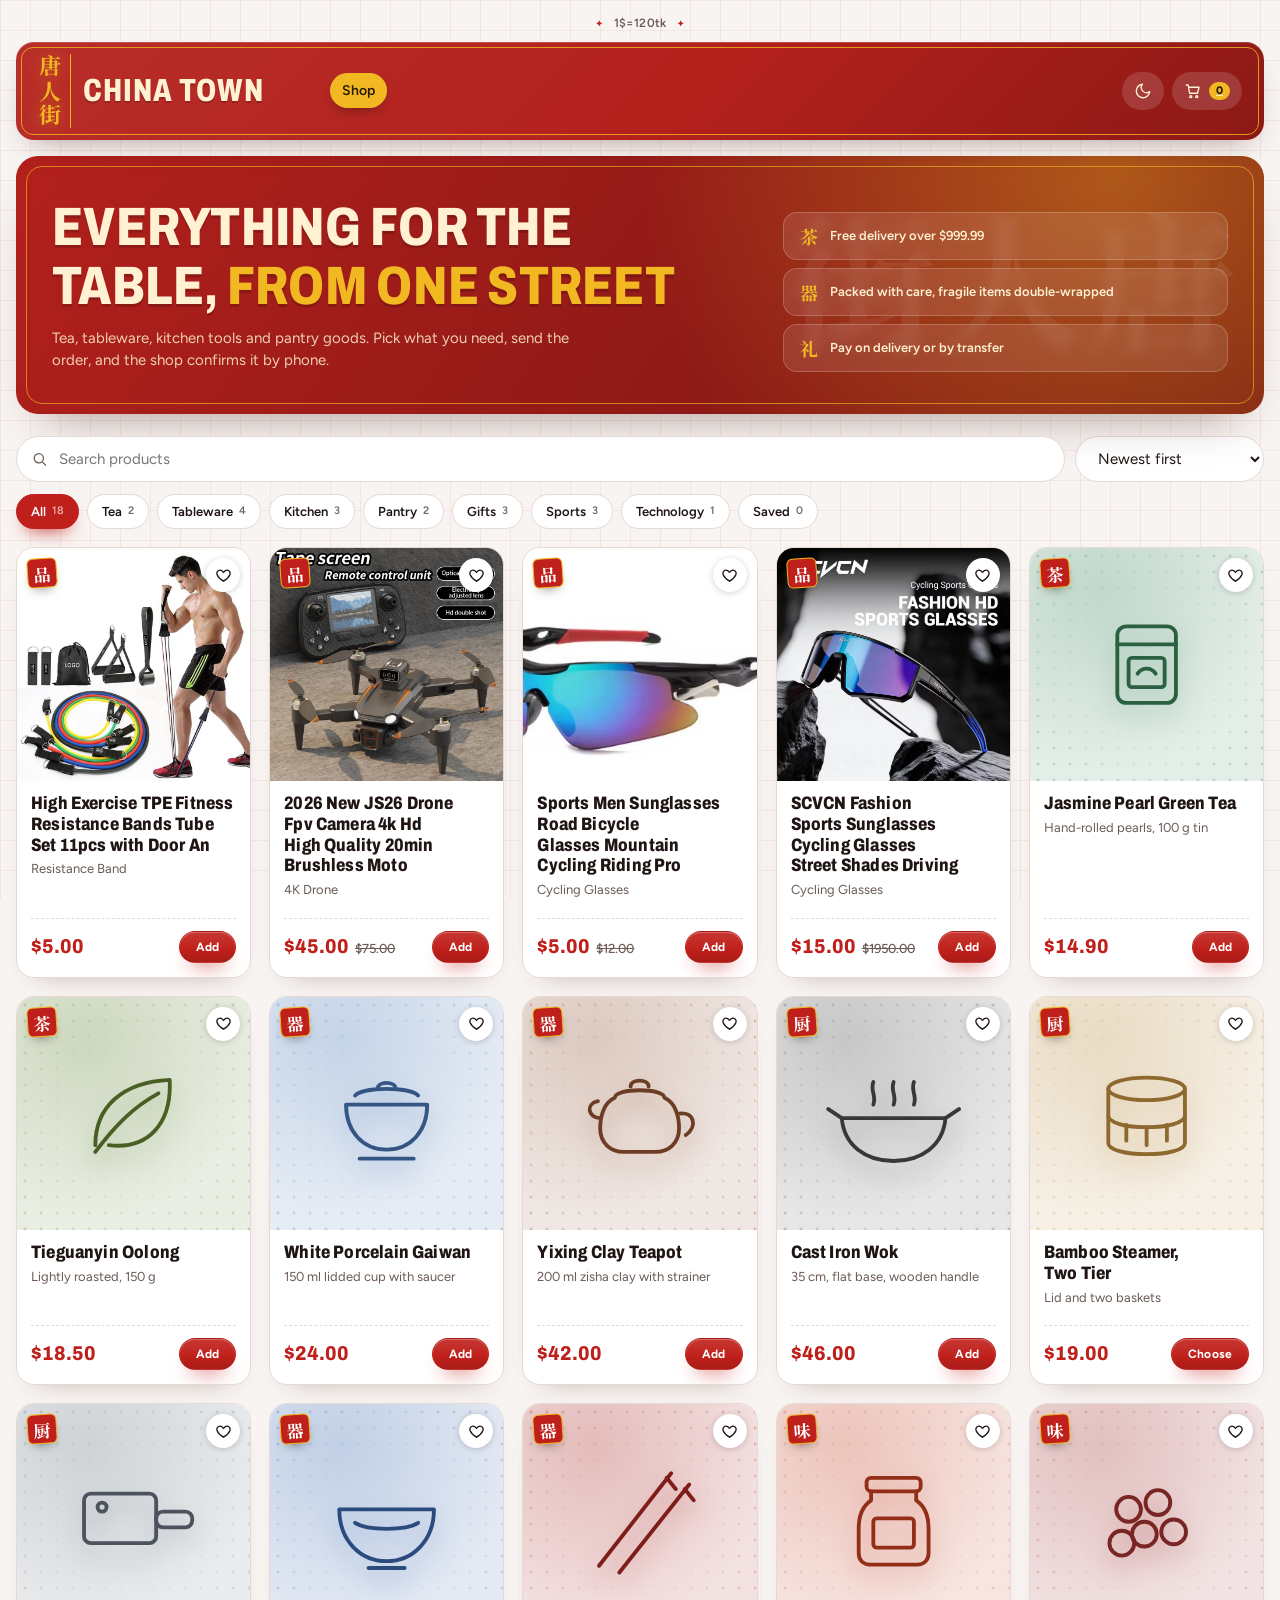
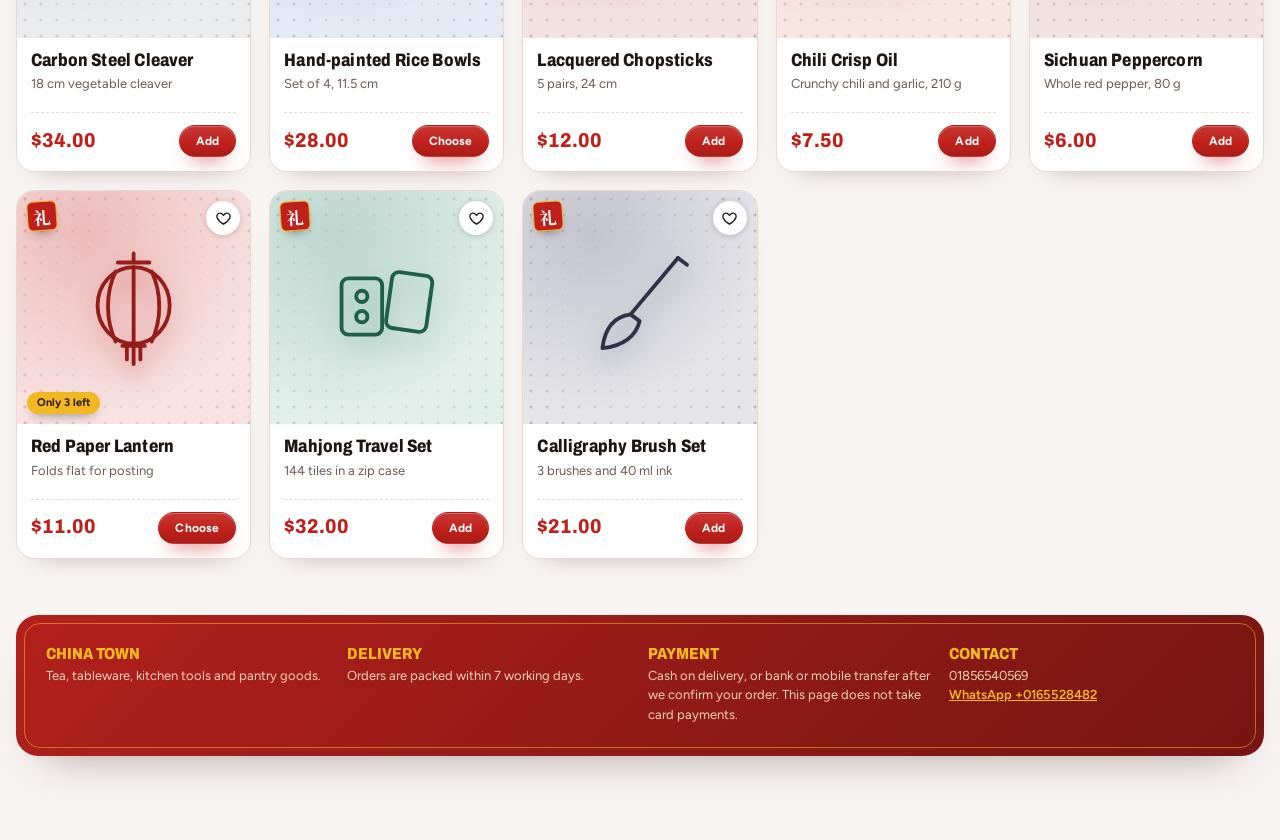
<file: index.html>
<!doctype html>
<html lang="en">
<head>
<meta charset="utf-8">
<meta name="viewport" content="width=device-width,initial-scale=1,viewport-fit=cover">
<title>China Town</title>
<meta name="description" content="China Town online shop: tea, tableware, kitchen tools and pantry goods.">
<link rel="stylesheet" href="https://fonts.googleapis.com/css2?family=Archivo:wdth,wght@62..125,500..900&family=Figtree:wght@400..700&display=swap">
<link rel="stylesheet" href="https://fonts.googleapis.com/css2?family=Noto+Serif+SC:wght@700&text=%E5%94%90%E4%BA%BA%E8%A1%97%E8%8C%B6%E5%99%A8%E5%8E%A8%E5%91%B3%E7%A4%BC%E5%93%81&display=swap">
<link rel="stylesheet" href="styles.css">
</head>
<body>
<div class="wrap" id="app"></div>
<dialog id="edDlg"></dialog>
<dialog id="cpDlg">
  <div class="dl">
    <h2>Copy details</h2>
    <p class="muted" style="margin:0">Your browser blocked the copy button. Select the text below and copy it.</p>
    <textarea id="cpTxt" rows="9" readonly></textarea>
    <div class="row"><button class="btn btn-line" id="cpClose">Close</button></div>
  </div>
</dialog>
<div id="toast" role="status"></div>
<button class="btn btn-red fab" id="fab" hidden></button>

<script src="glyphs.js"></script>
<script>document.write('<script src="data.js?v='+Math.floor(Date.now()/60000)+'"><\/script>');</script>
<script src="app.js"></script>
</body>
</html>
</file>
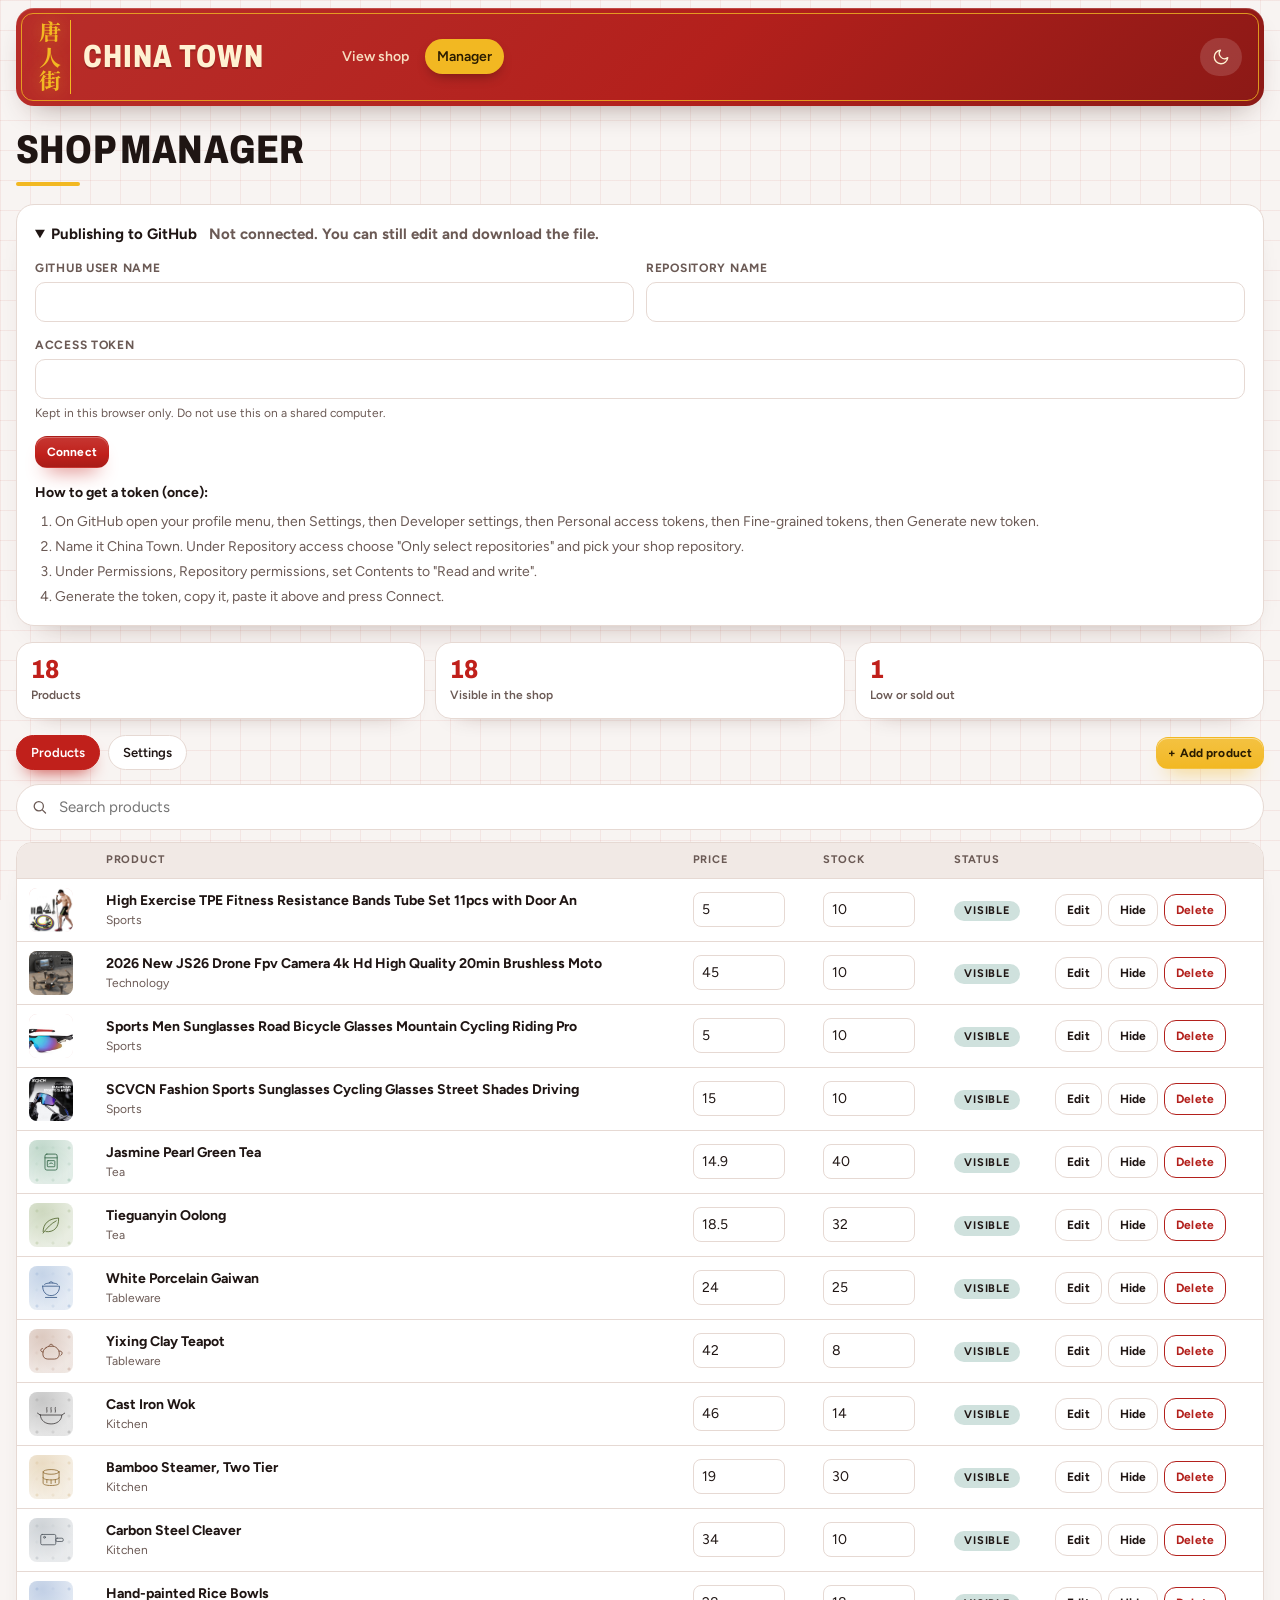
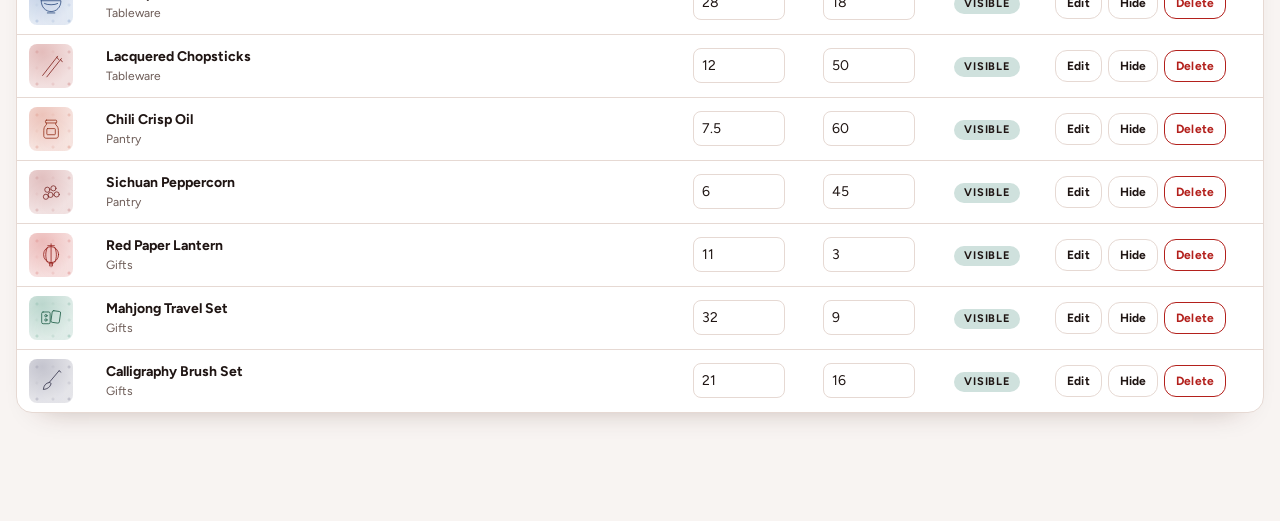
<file: admin.html>
<!doctype html>
<html lang="en">
<head>
<meta charset="utf-8">
<meta name="viewport" content="width=device-width,initial-scale=1,viewport-fit=cover">
<meta name="robots" content="noindex">
<title>China Town Admin</title>
<link rel="stylesheet" href="https://fonts.googleapis.com/css2?family=Archivo:wdth,wght@62..125,500..900&family=Figtree:wght@400..700&display=swap">
<link rel="stylesheet" href="https://fonts.googleapis.com/css2?family=Noto+Serif+SC:wght@700&text=%E5%94%90%E4%BA%BA%E8%A1%97%E8%8C%B6%E5%99%A8%E5%8E%A8%E5%91%B3%E7%A4%BC%E5%93%81&display=swap">
<link rel="stylesheet" href="styles.css">
<style>
.savebar{position:fixed;left:max(16px,env(safe-area-inset-left,0px));right:max(16px,env(safe-area-inset-right,0px));bottom:calc(env(safe-area-inset-bottom,0px) + 14px);z-index:30;max-width:1280px;margin:0 auto;background:var(--ink);color:var(--bg);border-radius:16px;padding:12px 16px;display:flex;gap:10px;align-items:center;flex-wrap:wrap;box-shadow:0 20px 40px -16px rgba(0,0,0,.5)}
.savebar[hidden]{display:none}
.savebar b{margin-right:auto}
.savebar .btn-line{color:var(--bg);border-color:color-mix(in srgb,var(--bg) 40%,transparent)}
.savebar .btn-line:hover:not([disabled]){background:transparent;border-color:var(--bg)}
input[type=password],input[type=file]{background:var(--panel);border:1.5px solid var(--line);border-radius:10px;padding:10px 12px;width:100%;min-width:0}
.ok{color:var(--ok)}
details>summary{list-style-position:inside}
</style>
</head>
<body>
<div class="wrap" id="app"></div>
<dialog id="edDlg"></dialog>
<div class="savebar" id="savebar" hidden></div>
<div id="toast" role="status"></div>
<script src="glyphs.js"></script>
<script>document.write('<script src="data.js?v='+Math.floor(Date.now()/60000)+'"><\/script>');</script>
<script src="admin.js"></script>
</body>
</html>
</file>
<file: styles.css>
/* Page basics (the Claude viewer supplied these; standalone pages need them) */
:root{padding-top:env(safe-area-inset-top,0px);padding-bottom:env(safe-area-inset-bottom,0px)}
body{margin:0}
[hidden]{display:none!important}
img{max-width:100%}

/* Layout: red-and-gold shop sign header, category chips, 2 to 5 column product grid; product page is image left / buying panel right; admin mode adds tools on top of the same pages. */
:root{
  --bg:#f8f4f2; --panel:#ffffff; --panel2:#f1e9e5; --line:#e6d9d3;
  --ink:#1f1513; --muted:#6b5a55;
  --red:#c0201b; --red-ink:#ffffff; --gold:#f2b822; --gold-ink:#2a1c00; --jade:#0e6a55;
  --sign:#b3201c; --sign-ink:#fff1d2; --warn:#fff1cc; --err:#b3201c; --ok:#0e6a55;
  --font-display:'Archivo','Arial Narrow',Arial,sans-serif;
  --font-body:'Figtree','Segoe UI',system-ui,sans-serif;
  --font-cjk:'Noto Serif SC','Songti SC','SimSun',serif;
  color-scheme:light;
}
@media (prefers-color-scheme: dark){
  :root:not([data-theme="light"]){
    --bg:#150f0e; --panel:#201817; --panel2:#2a201e; --line:#3b2d2a;
    --ink:#f7ece6; --muted:#b5a199;
    --red:#d63a34; --red-ink:#ffffff; --gold:#f5c04a; --gold-ink:#2a1c00; --jade:#3bb596;
    --sign:#8f1713; --sign-ink:#ffeccb; --warn:#3a2d12; --err:#ff7a73; --ok:#3bb596;
    color-scheme:dark;
  }
}
:root[data-theme="dark"]{
  --bg:#150f0e; --panel:#201817; --panel2:#2a201e; --line:#3b2d2a;
  --ink:#f7ece6; --muted:#b5a199;
  --red:#d63a34; --red-ink:#ffffff; --gold:#f5c04a; --gold-ink:#2a1c00; --jade:#3bb596;
  --sign:#8f1713; --sign-ink:#ffeccb; --warn:#3a2d12; --err:#ff7a73; --ok:#3bb596;
  color-scheme:dark;
}
*{box-sizing:border-box}
body{margin:0;background:var(--bg);color:var(--ink);font:15px/1.5 var(--font-body);
  padding-block:0;padding-left:max(16px,env(safe-area-inset-left,0px));padding-right:max(16px,env(safe-area-inset-right,0px))}
.wrap{max-width:1280px;margin:0 auto;padding-bottom:84px}
button,input,select,textarea{font:inherit;color:inherit}
a{color:inherit}
:focus-visible{outline:2px solid var(--gold);outline-offset:2px}
h1,h2,h3{margin:0;font-family:var(--font-display);font-stretch:80%;font-weight:800;letter-spacing:.005em;text-wrap:balance;line-height:1.1}
.muted{color:var(--muted)}
.num{font-variant-numeric:tabular-nums}

/* ticker + sign */
.ticker{margin-top:10px;text-align:center;font-size:12px;color:var(--muted);padding:4px 8px}
header.top{margin-top:6px;background:var(--sign);color:var(--sign-ink);border-radius:16px;padding:12px 18px;display:flex;align-items:center;gap:14px 22px;flex-wrap:wrap;position:relative}
header.top::after{content:"";position:absolute;inset:5px;border:1.5px solid var(--gold);border-radius:12px;pointer-events:none;opacity:.8}
.logo{display:flex;align-items:center;gap:12px;text-decoration:none;color:var(--sign-ink);position:relative;z-index:1}
.logo .cjk{font:700 22px/1 var(--font-cjk);writing-mode:vertical-rl;letter-spacing:.12em;color:var(--gold);border-right:1.5px solid var(--gold);padding-right:10px}
.logo .nm{font:800 30px/1 var(--font-display);font-stretch:75%;text-transform:uppercase;letter-spacing:.03em}
nav.main{display:flex;gap:4px;position:relative;z-index:1}
nav.main a{text-decoration:none;padding:7px 12px;border-radius:99px;font-weight:600;font-size:14px;color:var(--sign-ink);opacity:.9}
nav.main a:hover{background:rgba(255,255,255,.14)}
nav.main a[aria-current="page"]{background:var(--gold);color:var(--gold-ink);opacity:1}
.tools{margin-left:auto;display:flex;align-items:center;gap:8px;position:relative;z-index:1}
.ib{background:rgba(255,255,255,.14);border:0;color:var(--sign-ink);height:38px;min-width:38px;padding:0 12px;border-radius:99px;cursor:pointer;display:inline-flex;align-items:center;justify-content:center;gap:7px;font-weight:600;font-size:13px}
.ib:hover{background:rgba(255,255,255,.24)}
.ib svg{width:18px;height:18px;fill:none;stroke:currentColor;stroke-width:1.8;stroke-linecap:round;stroke-linejoin:round}
.ib .cnt{background:var(--gold);color:var(--gold-ink);border-radius:99px;font-size:11px;font-weight:800;padding:1px 7px;min-width:20px;text-align:center}
.adm[aria-pressed="true"]{background:var(--gold);color:var(--gold-ink)}
.adm .kn{width:26px;height:14px;border-radius:14px;background:rgba(255,255,255,.35);position:relative;flex:none}
.adm .kn::after{content:"";position:absolute;left:2px;top:2px;width:10px;height:10px;border-radius:50%;background:#fff;transition:transform .2s}
.adm[aria-pressed="true"] .kn{background:rgba(0,0,0,.25)}
.adm[aria-pressed="true"] .kn::after{transform:translateX(12px)}

/* generic */
.btn{display:inline-flex;align-items:center;justify-content:center;gap:8px;border:1.5px solid transparent;border-radius:10px;padding:10px 18px;font-weight:700;font-size:14px;cursor:pointer;text-decoration:none;transition:transform .08s,background .15s,border-color .15s}
.btn:active{transform:translateY(1px)}
.btn[disabled]{opacity:.45;cursor:not-allowed}
.btn-red{background:var(--red);color:var(--red-ink)}
.btn-red:hover:not([disabled]){filter:brightness(1.08)}
.btn-gold{background:var(--gold);color:var(--gold-ink)}
.btn-line{background:transparent;border-color:var(--line);color:var(--ink)}
.btn-line:hover:not([disabled]){border-color:var(--ink)}
.btn-sm{padding:6px 11px;font-size:12px;border-radius:8px}
.btn-danger{background:transparent;border-color:var(--err);color:var(--err)}
.btn-danger.armed{background:var(--err);color:var(--bg)}
.chip{display:inline-flex;align-items:center;gap:6px;padding:7px 14px;border-radius:99px;border:1.5px solid var(--line);background:var(--panel);font-size:13px;font-weight:600;text-decoration:none;cursor:pointer;color:var(--ink)}
.chip:hover{border-color:var(--ink)}
.chip[aria-current="true"],.chip[aria-pressed="true"]{background:var(--ink);color:var(--bg);border-color:var(--ink)}
.chip small{opacity:.65;font-weight:600}
.pill{display:inline-block;padding:2px 10px;border-radius:99px;font-size:11px;font-weight:700;text-transform:uppercase;letter-spacing:.05em}
.s-placed{background:var(--warn);color:var(--ink)}
.s-confirmed{background:color-mix(in srgb,var(--jade) 20%,var(--panel));color:var(--ink)}
.s-shipped{background:color-mix(in srgb,#3d6fb0 24%,var(--panel));color:var(--ink)}
.s-delivered{background:var(--jade);color:#fff}
.s-cancelled{background:color-mix(in srgb,var(--err) 18%,var(--panel));color:var(--err)}
.note{border:1px solid var(--line);background:var(--panel);border-radius:12px;padding:14px 16px;font-size:14px}
.note.warn{background:var(--warn);border-color:transparent}
.note.err{border-color:var(--err);color:var(--err)}

/* hero + toolbar */
.hero{display:grid;grid-template-columns:minmax(0,1.6fr) minmax(0,1fr);gap:20px;align-items:end;padding-block:30px 18px}
.hero h1{font-size:clamp(30px,5vw,54px);text-transform:uppercase}
.hero h1 em{font-style:normal;color:var(--red)}
.hero p{margin:10px 0 0;color:var(--muted);max-width:52ch}
.perks{display:grid;gap:8px}
.perks div{background:var(--panel);border:1px solid var(--line);border-radius:12px;padding:10px 14px;font-size:13px;font-weight:600;display:flex;gap:10px;align-items:center}
.perks b{font:700 18px var(--font-cjk);color:var(--red);width:22px;text-align:center}
.toolbar{display:flex;gap:10px;flex-wrap:wrap;align-items:center;margin-bottom:12px}
.search{position:relative;flex:1 1 220px;min-width:0}
.search svg{position:absolute;left:12px;top:50%;transform:translateY(-50%);width:17px;height:17px;fill:none;stroke:var(--muted);stroke-width:1.8;stroke-linecap:round}
.search input{width:100%;padding:10px 12px 10px 36px;border-radius:10px;border:1.5px solid var(--line);background:var(--panel)}
select,input[type=text],input[type=number],input[type=tel],input[type=email],textarea{background:var(--panel);border:1.5px solid var(--line);border-radius:10px;padding:10px 12px;width:100%;min-width:0}
select{width:auto;padding-right:30px}
.chips{display:flex;gap:8px;flex-wrap:wrap;margin-bottom:18px}
.admbar{display:flex;gap:10px 16px;flex-wrap:wrap;align-items:center;background:var(--warn);border-radius:12px;padding:12px 16px;margin-bottom:14px;font-size:14px}
.admbar .btn{margin-left:auto}

/* grid + card */
.grid{display:grid;grid-template-columns:repeat(auto-fill,minmax(212px,1fr));gap:14px}
.card{position:relative;background:var(--panel);border:1px solid var(--line);border-radius:14px;overflow:hidden;display:flex;flex-direction:column;min-width:0;transition:border-color .15s,transform .15s}
.card:hover{border-color:var(--ink);transform:translateY(-2px)}
.card.off{border-style:dashed;opacity:.72}
.card .cl{text-decoration:none;display:block;padding:0 0 4px}
.aw{position:relative}
.card h3{font-size:17px;padding:12px 14px 0;line-height:1.15}
.card .tg{margin:4px 14px 0;font-size:13px;color:var(--muted);min-height:2.6em}
.card .pr{display:flex;align-items:center;justify-content:space-between;gap:8px;padding:8px 14px 14px;margin-top:auto}
.price{font:800 20px var(--font-display);font-stretch:90%;font-variant-numeric:tabular-nums}
.was{font-size:13px;color:var(--muted);text-decoration:line-through;margin-left:6px;font-weight:500}
.art{aspect-ratio:1;display:grid;place-items:center;position:relative;overflow:hidden;color:color-mix(in srgb,var(--h) 72%,var(--ink));background:color-mix(in srgb,var(--h) 15%,var(--panel))}
.art svg{width:58%;height:58%;fill:none;stroke:currentColor;stroke-width:3.4;stroke-linecap:round;stroke-linejoin:round}
.art img{position:absolute;inset:0;width:100%;height:100%;object-fit:cover}
.seal{position:absolute;left:10px;top:10px;width:30px;height:30px;border-radius:6px;background:var(--red);color:#fff;font:700 17px/30px var(--font-cjk);text-align:center;transform:rotate(-4deg)}
.stag{position:absolute;left:10px;bottom:10px;padding:3px 10px;border-radius:99px;font-size:11px;font-weight:700;background:var(--gold);color:var(--gold-ink)}
.stag.out{background:var(--ink);color:var(--bg)}
.stag.hid{left:auto;right:10px;background:var(--panel);color:var(--ink);border:1px dashed var(--ink)}
.heart{position:absolute;right:10px;top:10px;width:34px;height:34px;border-radius:50%;border:0;background:var(--panel);cursor:pointer;display:grid;place-items:center;box-shadow:0 1px 6px rgba(0,0,0,.18);z-index:2}
.heart svg{width:17px;height:17px;fill:none;stroke:var(--ink);stroke-width:1.9}
.heart[aria-pressed="true"] svg{fill:var(--red);stroke:var(--red)}
.ad{display:flex;gap:6px;flex-wrap:wrap;padding:0 14px 14px}
.empty{grid-column:1/-1;border:1.5px dashed var(--line);border-radius:14px;padding:44px 20px;text-align:center;color:var(--muted)}
.empty b{display:block;color:var(--ink);font:800 20px var(--font-display);font-stretch:85%;margin-bottom:6px}

/* product page */
.crumb{display:flex;gap:8px;align-items:center;font-size:13px;color:var(--muted);padding-block:22px 14px;flex-wrap:wrap}
.crumb a{text-decoration:none}.crumb a:hover{color:var(--ink);text-decoration:underline}
.pdp{display:grid;grid-template-columns:minmax(0,1fr) minmax(0,1fr);gap:28px;align-items:start}
.pdp .big{border-radius:16px;overflow:hidden;border:1px solid var(--line);position:sticky;top:calc(env(safe-area-inset-top,0px) + 12px)}
.pdp .big .seal{width:40px;height:40px;font-size:23px;line-height:40px;left:14px;top:14px}
.pdp h1{font-size:clamp(28px,4vw,42px);text-transform:uppercase}
.pdp .cat{font-size:12px;font-weight:700;letter-spacing:.1em;text-transform:uppercase;color:var(--red);margin-bottom:6px}
.pdp .pp{display:flex;align-items:baseline;gap:10px;margin:14px 0}
.pdp .pp .price{font-size:34px}
.save{background:var(--red);color:#fff;border-radius:6px;padding:2px 8px;font-size:12px;font-weight:700}
.stock{font-size:13px;font-weight:700;margin-bottom:14px}
.stock.in{color:var(--ok)}.stock.low{color:#b36b00}.stock.out{color:var(--err)}
.opt{margin:14px 0}
.opt .lb{font-size:12px;font-weight:700;text-transform:uppercase;letter-spacing:.08em;color:var(--muted);margin-bottom:8px}
.opt .row{display:flex;gap:8px;flex-wrap:wrap}
.buy{display:flex;gap:10px;flex-wrap:wrap;align-items:center;margin:18px 0}
.qty{display:inline-flex;align-items:center;border:1.5px solid var(--line);border-radius:10px;background:var(--panel)}
.qty button{width:36px;height:40px;border:0;background:none;font-size:18px;cursor:pointer}
.qty span{min-width:34px;text-align:center;font-weight:700;font-variant-numeric:tabular-nums}
.sec{border-top:1px solid var(--line);padding-block:18px}
.sec h2{font-size:20px;margin-bottom:10px}
.sec p{margin:0;color:var(--muted);max-width:62ch;white-space:pre-line}
.spec{display:grid;grid-template-columns:minmax(110px,.6fr) 1.4fr;margin:0;border:1px solid var(--line);border-radius:12px;overflow:hidden}
.spec dt,.spec dd{margin:0;padding:10px 14px;border-bottom:1px solid var(--line);font-size:14px}
.spec dt{background:var(--panel2);font-weight:700}
.spec dt:last-of-type,.spec dd:last-of-type{border-bottom:0}
.rel{padding-block:26px}
.rel h2{font-size:24px;margin-bottom:14px}

/* cart + checkout */
.page{padding-block:24px}
.page>h1{font-size:clamp(28px,4vw,40px);text-transform:uppercase;margin-bottom:18px}
.two-col{display:grid;grid-template-columns:minmax(0,1.5fr) minmax(0,1fr);gap:22px;align-items:start}
.lines{display:grid;gap:10px}
.line{display:grid;grid-template-columns:76px minmax(0,1fr) auto;gap:14px;align-items:center;background:var(--panel);border:1px solid var(--line);border-radius:14px;padding:10px}
.line .art{border-radius:10px;width:76px}
.line .art svg{width:60%;height:60%}
.line h3{font-size:17px}
.line .sub{font-size:13px;color:var(--muted)}
.line .rt{text-align:right;display:grid;gap:8px;justify-items:end}
.rm{background:none;border:0;color:var(--muted);font-size:12px;text-decoration:underline;cursor:pointer;padding:0}
.sum{background:var(--panel);border:1px solid var(--line);border-radius:14px;padding:18px;display:grid;gap:10px;position:sticky;top:calc(env(safe-area-inset-top,0px) + 12px)}
.sum .r{display:flex;justify-content:space-between;gap:10px;font-size:14px}
.sum .t{border-top:1px solid var(--line);padding-top:12px;font:800 22px var(--font-display);font-stretch:90%}
.form{display:grid;gap:14px;background:var(--panel);border:1px solid var(--line);border-radius:14px;padding:18px}
.form label,.fld{display:grid;gap:5px;font-size:12px;font-weight:700;color:var(--muted);text-transform:uppercase;letter-spacing:.06em}
.form .g2{display:grid;grid-template-columns:1fr 1fr;gap:12px}
.form label.bad input,.form label.bad textarea{border-color:var(--err)}
.pay{display:grid;gap:8px}
.pay label{display:flex;gap:10px;align-items:flex-start;text-transform:none;letter-spacing:0;font-size:14px;font-weight:600;color:var(--ink);border:1.5px solid var(--line);border-radius:10px;padding:12px;cursor:pointer}
.pay input{width:auto;margin-top:3px}
.pay label:has(input:checked){border-color:var(--ink)}
.pay small{display:block;font-weight:400;color:var(--muted)}

/* orders */
.olist{display:grid;gap:12px}
.ord{background:var(--panel);border:1px solid var(--line);border-radius:14px;padding:16px;display:grid;gap:12px}
.ord .hd{display:flex;gap:10px 14px;align-items:center;flex-wrap:wrap}
.ord .id{font:800 19px var(--font-display);font-stretch:85%;letter-spacing:.03em}
.ord ul{margin:0;padding:0;list-style:none;display:grid;gap:4px;font-size:14px}
.ord ul li{display:flex;justify-content:space-between;gap:10px}
.ord .meta{display:grid;grid-template-columns:repeat(auto-fit,minmax(200px,1fr));gap:12px;font-size:13px;color:var(--muted)}
.ord .meta b{display:block;color:var(--ink);font-size:11px;text-transform:uppercase;letter-spacing:.08em;margin-bottom:2px}
.steps{display:flex;gap:6px}
.steps i{flex:1;height:6px;border-radius:6px;background:var(--line)}
.steps i.on{background:var(--jade)}
.steps.x i.on{background:var(--err)}
.ord .ft{display:flex;gap:10px;flex-wrap:wrap;align-items:center}
.ord .ft .tot{margin-left:auto;font:800 20px var(--font-display);font-stretch:90%}

/* admin dashboard */
.tiles{display:grid;grid-template-columns:repeat(auto-fit,minmax(150px,1fr));gap:10px;margin-bottom:16px}
.tile{background:var(--panel);border:1px solid var(--line);border-radius:12px;padding:12px 14px}
.tile b{display:block;font:800 26px var(--font-display);font-stretch:85%;font-variant-numeric:tabular-nums}
.tile span{font-size:12px;color:var(--muted);font-weight:600}
.tabs{display:flex;gap:8px;flex-wrap:wrap;margin-bottom:14px;align-items:center}
.tabs .sp{margin-left:auto}
.tbl{overflow-x:auto;border:1px solid var(--line);border-radius:14px;background:var(--panel)}
.tbl table{width:100%;border-collapse:collapse;font-size:14px;min-width:720px}
.tbl th,.tbl td{padding:9px 12px;text-align:left;border-bottom:1px solid var(--line);vertical-align:middle}
.tbl th{font-size:11px;text-transform:uppercase;letter-spacing:.08em;color:var(--muted);background:var(--panel2)}
.tbl tr:last-child td{border-bottom:0}
.tbl .th-art{width:44px;border-radius:8px;overflow:hidden}
.tbl .th-art .art svg{width:64%;height:64%}
.tbl input{padding:6px 8px;width:92px;border-radius:8px}
.tbl .acts{display:flex;gap:6px;flex-wrap:wrap}

/* footer, dialog, toast, fab */
footer.bot{margin-top:40px;border-top:1px solid var(--line);padding-block:22px;display:grid;grid-template-columns:repeat(auto-fit,minmax(220px,1fr));gap:16px;font-size:13px;color:var(--muted)}
footer.bot b{display:block;color:var(--ink);font:800 16px var(--font-display);font-stretch:85%;text-transform:uppercase;margin-bottom:4px}
dialog{background:var(--panel);color:var(--ink);border:1px solid var(--line);border-radius:16px;padding:0;width:min(620px,calc(100vw - 24px));max-height:calc(100vh - 24px)}
dialog::backdrop{background:rgba(0,0,0,.62)}
dialog form,dialog .dl{display:grid;gap:14px;padding:20px}
dialog h2{font-size:24px;text-transform:uppercase}
dialog .row{display:flex;gap:8px;justify-content:flex-end;flex-wrap:wrap}
dialog textarea{font:13px/1.5 ui-monospace,Menlo,Consolas,monospace}
.fld .hint{text-transform:none;letter-spacing:0;font-weight:400;font-size:12px}
.checks{display:flex;gap:18px;flex-wrap:wrap}
.checks label{display:flex;align-items:center;gap:8px;text-transform:none;letter-spacing:0;font-size:14px;color:var(--ink);font-weight:600}
.checks input{width:auto}
.ferr{color:var(--err);font-size:13px;min-height:1.2em}
#toast{position:fixed;left:50%;bottom:calc(env(safe-area-inset-bottom,0px) + 16px);transform:translate(-50%,24px);background:var(--ink);color:var(--bg);padding:10px 16px;border-radius:10px;font-size:13px;font-weight:600;opacity:0;pointer-events:none;transition:all .25s;max-width:calc(100vw - 32px);z-index:30;text-align:center}
#toast.show{opacity:1;transform:translate(-50%,0)}
.fab{position:fixed;right:max(16px,env(safe-area-inset-right,0px));bottom:calc(env(safe-area-inset-bottom,0px) + 16px);z-index:20;box-shadow:0 8px 24px rgba(0,0,0,.3)}

@media (max-width:900px){
  .hero{grid-template-columns:minmax(0,1fr)}
  .pdp,.two-col{grid-template-columns:minmax(0,1fr)}
  .pdp .big,.sum{position:static}
}
@media (max-width:560px){
  .grid{grid-template-columns:repeat(2,minmax(0,1fr));gap:10px}
  .card h3{font-size:15px;padding:10px 10px 0}
  .card .tg{margin:3px 10px 0;font-size:12px}
  .card .pr{padding:8px 10px 12px;flex-wrap:wrap}
  .ad{padding:0 10px 12px}
  .logo .nm{font-size:25px}
  .tools{margin-left:0;width:100%;justify-content:flex-end}
  .line{grid-template-columns:60px minmax(0,1fr)}
  .line .art{width:60px}
  .line .rt{grid-column:1/-1;grid-auto-flow:column;justify-content:space-between;justify-items:start;align-items:center;text-align:left}
  .form .g2{grid-template-columns:1fr}
}
@media (prefers-reduced-motion:reduce){*,*::before,*::after{animation-duration:.01s!important;transition-duration:.01s!important}}

/* ================= Upgrade layer: depth, texture, motion ================= */
:root{--shadow:rgba(60,20,10,.45);--grid:color-mix(in srgb,var(--red) 7%,transparent);--glow:color-mix(in srgb,var(--gold) 45%,transparent)}
@media (prefers-color-scheme: dark){:root:not([data-theme="light"]){--shadow:rgba(0,0,0,.7);--grid:color-mix(in srgb,var(--red) 11%,transparent)}}
:root[data-theme="dark"]{--shadow:rgba(0,0,0,.7);--grid:color-mix(in srgb,var(--red) 11%,transparent)}

html{scrollbar-color:color-mix(in srgb,var(--red) 60%,var(--line)) var(--bg)}
@media (prefers-reduced-motion:no-preference){html{scroll-behavior:smooth}}
body{background-color:var(--bg);background-image:linear-gradient(var(--grid) 1px,transparent 1px),linear-gradient(90deg,var(--grid) 1px,transparent 1px);background-size:30px 30px;background-attachment:fixed}
body::before{content:"";position:fixed;inset:0 0 auto;height:env(safe-area-inset-top,0px);background:var(--bg);z-index:25}
::selection{background:var(--gold);color:var(--gold-ink)}
:focus-visible{outline:2px solid var(--ink);outline-offset:2px;box-shadow:0 0 0 5px var(--gold)}
input:focus,select:focus,textarea:focus{outline:none;border-color:var(--red);box-shadow:0 0 0 3px color-mix(in srgb,var(--gold) 50%,transparent)}
input,select,textarea{transition:border-color .15s,box-shadow .15s}

/* announcement line */
.ticker{font-weight:600;letter-spacing:.02em}
.ticker::before,.ticker::after{content:"\2726";color:var(--red);margin-inline:10px;font-size:10px}

/* sign-board header */
header.top{position:sticky;top:calc(env(safe-area-inset-top,0px) + 8px);z-index:20;padding:12px 22px;border-radius:18px;
  background:linear-gradient(135deg,color-mix(in srgb,var(--sign) 94%,white),var(--sign) 55%,color-mix(in srgb,var(--sign) 78%,black));
  box-shadow:0 14px 30px -16px var(--shadow),inset 0 1px 0 rgba(255,255,255,.18)}
.logo .cjk{text-shadow:0 0 18px var(--glow)}
.logo .nm{font-size:32px;text-shadow:0 2px 0 rgba(0,0,0,.18)}
nav.main a{transition:background .15s,transform .15s}
nav.main a[aria-current="page"]{box-shadow:0 6px 14px -6px rgba(0,0,0,.45)}
.ib{transition:background .15s,transform .15s}
.ib:hover{transform:translateY(-1px)}

/* hero banner */
.hero{position:relative;overflow:hidden;margin:16px 0 22px;padding:42px 36px;border-radius:22px;color:var(--sign-ink);
  background:radial-gradient(circle at 88% 6%,color-mix(in srgb,var(--gold) 40%,transparent),transparent 42%),linear-gradient(125deg,var(--sign),color-mix(in srgb,var(--sign) 66%,black));
  box-shadow:0 26px 46px -28px var(--shadow)}
.hero>*{position:relative;z-index:1}
.hero::before{content:"";position:absolute;inset:10px;border:1.5px solid color-mix(in srgb,var(--gold) 65%,transparent);border-radius:16px;pointer-events:none}
.hero::after{content:"\5510\4eba\8857";position:absolute;right:28px;top:50%;transform:translateY(-50%);writing-mode:vertical-rl;font:700 150px/1 var(--font-cjk);letter-spacing:.06em;color:rgba(255,255,255,.07);pointer-events:none}
.hero h1{color:var(--sign-ink);text-shadow:0 3px 0 rgba(0,0,0,.16)}
.hero h1 em{color:var(--gold)}
.hero p{color:color-mix(in srgb,var(--sign-ink) 84%,transparent)}
.perks div{background:rgba(255,255,255,.1);border:1px solid rgba(255,255,255,.2);color:var(--sign-ink);backdrop-filter:blur(6px);border-radius:14px}
.perks b{color:var(--gold)}

/* toolbar + chips */
.search input{border-radius:99px;height:46px;padding-left:42px}
.search svg{left:15px}
.toolbar select{border-radius:99px;height:46px;padding-inline:18px 34px;cursor:pointer}
.chip{transition:transform .12s,background .15s,border-color .15s,color .15s,box-shadow .15s}
.chip:hover{transform:translateY(-1px);box-shadow:0 8px 16px -10px var(--shadow)}
.chip[aria-current="true"],.chip[aria-pressed="true"]{background:var(--red);border-color:var(--red);color:var(--red-ink);box-shadow:0 10px 18px -10px var(--red)}

/* buttons */
.btn{border-radius:12px;letter-spacing:.01em;transition:transform .12s,filter .15s,box-shadow .15s,border-color .15s,background .15s}
.btn:hover:not([disabled]){transform:translateY(-1px)}
.btn-red{background:linear-gradient(180deg,color-mix(in srgb,var(--red) 90%,white),var(--red) 58%,color-mix(in srgb,var(--red) 88%,black));box-shadow:0 12px 20px -12px var(--red),inset 0 1px 0 rgba(255,255,255,.25)}
.btn-gold{background:linear-gradient(180deg,color-mix(in srgb,var(--gold) 86%,white),var(--gold));box-shadow:0 12px 20px -12px var(--gold),inset 0 1px 0 rgba(255,255,255,.45)}
.btn-line:hover:not([disabled]){background:var(--panel)}
.card .pr .btn{border-radius:99px;padding-inline:16px}

/* product cards */
.grid{gap:18px}
.card{border-radius:18px;box-shadow:0 14px 26px -22px var(--shadow);transition:border-color .2s,transform .25s cubic-bezier(.2,.8,.2,1),box-shadow .25s}
.card:hover{transform:translateY(-5px);border-color:color-mix(in srgb,var(--gold) 70%,var(--line));box-shadow:0 26px 40px -26px var(--shadow)}
.card h3{font-size:18px;font-stretch:82%;letter-spacing:.01em}
.card .tg{padding-bottom:12px}
.card .pr{margin:auto 14px 0;padding:12px 0 14px;border-top:1px dashed var(--line)}
.price{color:var(--red)}
.art{background:radial-gradient(circle at 30% 18%,color-mix(in srgb,var(--h) 30%,var(--panel)),color-mix(in srgb,var(--h) 13%,var(--panel)) 72%)}
.art::after{content:"";position:absolute;inset:0;pointer-events:none;background-image:radial-gradient(color-mix(in srgb,var(--h) 28%,transparent) 1.4px,transparent 1.7px);background-size:16px 16px;-webkit-mask-image:radial-gradient(circle at 50% 50%,transparent 36%,#000 100%);mask-image:radial-gradient(circle at 50% 50%,transparent 36%,#000 100%)}
.art:has(img)::after{display:none}
.art svg{position:relative;z-index:1;filter:drop-shadow(0 12px 12px color-mix(in srgb,var(--h) 38%,transparent));transition:transform .4s cubic-bezier(.2,.8,.2,1)}
.card:hover .art svg{transform:translateY(-4px) scale(1.08) rotate(-2deg)}
.art img{transition:transform .5s cubic-bezier(.2,.8,.2,1)}
.card:hover .art img{transform:scale(1.07)}
.seal{z-index:2;border:1.5px solid var(--gold);box-shadow:0 6px 12px -6px rgba(0,0,0,.5)}
.stag{z-index:2;box-shadow:0 6px 12px -6px rgba(0,0,0,.45)}
.heart{transition:transform .15s}
.heart:hover{transform:scale(1.12)}
.empty{background:color-mix(in srgb,var(--panel) 82%,transparent);border-radius:20px}

/* product page */
.crumb{font-weight:500}
.pdp{gap:44px}
.pdp .big{border:0;border-radius:24px;box-shadow:0 0 0 7px var(--panel),0 0 0 8px var(--line),0 32px 52px -30px var(--shadow)}
.pdp h1{font-size:clamp(30px,4.4vw,46px);letter-spacing:.01em}
.pdp .cat{display:inline-block;padding:4px 12px;border-radius:99px;background:color-mix(in srgb,var(--red) 12%,transparent)}
.pdp .pp .price{font-size:40px}
.stock::before{content:"";display:inline-block;width:8px;height:8px;margin-right:8px;border-radius:50%;background:currentColor;vertical-align:1px}
.opt .chip{padding:9px 18px;border-radius:12px}
.buy{padding:16px;background:var(--panel);border:1px solid var(--line);border-radius:18px;box-shadow:0 18px 30px -26px var(--shadow)}
.buy .btn{flex:1 1 130px}
.qty{border-radius:12px;overflow:hidden}
.qty button{transition:background .15s}
.qty button:hover{background:var(--panel2)}
.sec{border-top:1px dashed var(--line)}
.sec h2,.rel h2{display:flex;align-items:center;gap:10px}
.sec h2::before,.rel h2::before{content:"";flex:none;width:10px;height:10px;border-radius:2px;background:var(--red);transform:rotate(45deg)}
.spec{border-radius:14px;box-shadow:0 14px 26px -24px var(--shadow)}
.spec dd{background:var(--panel)}
.page>h1::after{content:"";display:block;width:64px;height:4px;margin-top:10px;border-radius:4px;background:var(--gold)}

/* cart, checkout, orders */
.line{border-radius:16px;box-shadow:0 14px 26px -22px var(--shadow);transition:border-color .15s}
.line:hover{border-color:var(--ink)}
.sum{border-radius:18px;border-top:4px solid var(--gold);box-shadow:0 26px 42px -30px var(--shadow)}
.sum .btn{width:100%}
.form{border-radius:18px;box-shadow:0 18px 32px -26px var(--shadow)}
.pay label{transition:border-color .15s,background .15s}
.pay label:has(input:checked){border-color:var(--red);background:color-mix(in srgb,var(--gold) 14%,var(--panel))}
.pay input,.checks input{accent-color:var(--red)}
.ord{border-radius:18px;box-shadow:0 16px 30px -24px var(--shadow)}
.ord .id{color:var(--red)}
.steps i{height:8px;transition:background .2s}
.steps i.on{background:linear-gradient(90deg,var(--jade),color-mix(in srgb,var(--jade) 65%,var(--gold)))}
.pill{letter-spacing:.07em}

/* admin */
.admbar{border:1.5px dashed color-mix(in srgb,var(--gold) 70%,var(--ink));border-radius:14px;background:repeating-linear-gradient(-45deg,var(--warn) 0 16px,color-mix(in srgb,var(--warn) 88%,var(--gold)) 16px 32px)}
.tile{border-radius:16px;box-shadow:0 14px 26px -24px var(--shadow)}
.tile b{color:var(--red)}
.tbl{border-radius:16px;box-shadow:0 16px 30px -26px var(--shadow)}
.tbl tbody tr:hover td{background:color-mix(in srgb,var(--gold) 10%,var(--panel))}

/* footer */
footer.bot{position:relative;overflow:hidden;margin-top:56px;padding:30px 30px 32px;border:0;border-radius:22px;color:color-mix(in srgb,var(--sign-ink) 86%,transparent);
  background:linear-gradient(135deg,var(--sign),color-mix(in srgb,var(--sign) 66%,black));box-shadow:0 26px 46px -30px var(--shadow)}
footer.bot::after{content:"";position:absolute;inset:8px;border:1.5px solid color-mix(in srgb,var(--gold) 55%,transparent);border-radius:16px;pointer-events:none}
footer.bot b{color:var(--gold)}

/* overlays */
dialog{border-radius:22px;border-top:4px solid var(--gold);box-shadow:0 40px 80px -30px rgba(0,0,0,.7)}
dialog::backdrop{background:rgba(24,6,4,.62);backdrop-filter:blur(5px)}
dialog[open]{animation:ctDlgIn .22s cubic-bezier(.2,.8,.2,1)}
@keyframes ctDlgIn{from{opacity:0;transform:translateY(14px) scale(.98)}}
#toast{border-radius:99px;padding:11px 20px;box-shadow:0 18px 32px -14px rgba(0,0,0,.5)}
.fab[hidden]{display:none}
.fab{border-radius:99px;padding:14px 22px;box-shadow:0 18px 30px -12px var(--red),0 0 0 4px color-mix(in srgb,var(--bg) 80%,transparent)}

footer.bot a{color:var(--gold);font-weight:600}
.flag{margin:0;font-size:13px}
@media (max-width:700px){header.top{position:relative;top:auto}}
@media (max-width:560px){
  .hero{padding:28px 20px;border-radius:18px}
  .hero::after{font-size:92px;right:6px}
  .grid{gap:10px}
  .card{border-radius:14px}
  .card h3{font-size:15px}
  .card .pr{margin:auto 10px 0;padding:10px 0 12px}
  .pdp .pp .price{font-size:32px}
  footer.bot{padding:24px 20px}
}
</file>
